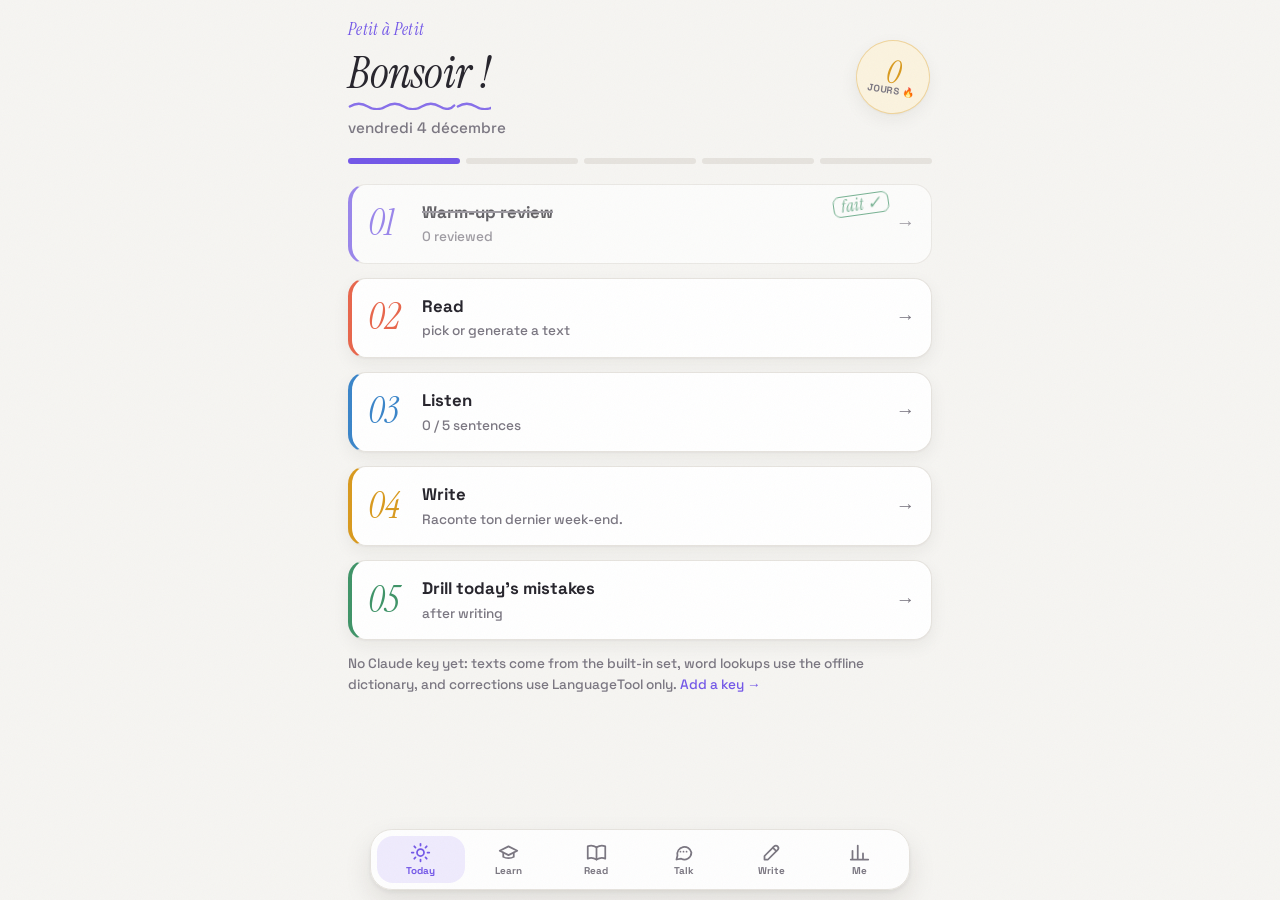
<file: web/index.html>
<!doctype html>
<html lang="fr">
<head>
  <meta charset="utf-8">
  <meta name="viewport" content="width=device-width, initial-scale=1, viewport-fit=cover">
  <title>Petit à Petit</title>
  <meta name="description" content="Petit à Petit: a daily French coach">
  <link rel="manifest" href="manifest.webmanifest">
  <link rel="icon" href="icons/icon.svg" type="image/svg+xml">
  <link rel="apple-touch-icon" href="icons/icon-180.png">
  <meta name="theme-color" content="#f6f5f2">
  <script>
    // Apply the saved theme before first paint (light by default).
    try { document.documentElement.dataset.theme = localStorage.getItem("theme") || "light"; } catch { document.documentElement.dataset.theme = "light"; }
  </script>
  <meta name="apple-mobile-web-app-capable" content="yes">
  <meta name="apple-mobile-web-app-title" content="Petit à Petit">
  <link rel="preload" href="fonts/instrument-serif-latin-400-italic.woff2" as="font" type="font/woff2" crossorigin>
  <link rel="stylesheet" href="app.css">
  <script src="vendor/sql-wasm.js"></script>
  <script src="vendor/ts-fsrs.js"></script>
</head>
<body>
  <main id="view"><p class="muted center">Chargement…</p></main>
  <nav class="tabbar">
    <a href="#/" data-tab="today"><svg viewBox="0 0 24 24" fill="none" stroke="currentColor" stroke-width="2" stroke-linecap="round" stroke-linejoin="round"><circle cx="12" cy="12" r="4"/><path d="M12 2v2M12 20v2M4.9 4.9l1.4 1.4M17.7 17.7l1.4 1.4M2 12h2M20 12h2M4.9 19.1l1.4-1.4M17.7 6.3l1.4-1.4"/></svg>Today</a>
    <a href="#/learn" data-tab="learn"><svg viewBox="0 0 24 24" fill="none" stroke="currentColor" stroke-width="2" stroke-linecap="round" stroke-linejoin="round"><path d="M22 10 12 5 2 10l10 5 10-5z"/><path d="M6 12v5c3 2 9 2 12 0v-5"/></svg>Learn</a>
    <a href="#/read" data-tab="read"><svg viewBox="0 0 24 24" fill="none" stroke="currentColor" stroke-width="2" stroke-linecap="round" stroke-linejoin="round"><path d="M2 5c3-1.5 6-1.5 10 1 4-2.5 7-2.5 10-1v14c-3-1.5-6-1.5-10 1-4-2.5-7-2.5-10-1z"/><path d="M12 6v14"/></svg>Read</a>
    <a href="#/talk" data-tab="talk"><svg viewBox="0 0 24 24" fill="none" stroke="currentColor" stroke-width="2" stroke-linecap="round" stroke-linejoin="round"><path d="M21 12a8 8 0 0 1-11.6 7.1L4 20l1.1-4.6A8 8 0 1 1 21 12z"/><path d="M8.5 11h.01M12 11h.01M15.5 11h.01"/></svg>Talk</a>
    <a href="#/write" data-tab="write"><svg viewBox="0 0 24 24" fill="none" stroke="currentColor" stroke-width="2" stroke-linecap="round" stroke-linejoin="round"><path d="M4 20h4L19 9a2.8 2.8 0 0 0-4-4L4 16z"/><path d="M13.5 6.5l4 4"/></svg>Write</a>
    <a href="#/me" data-tab="me"><svg viewBox="0 0 24 24" fill="none" stroke="currentColor" stroke-width="2" stroke-linecap="round" stroke-linejoin="round"><path d="M4 20V10M10 20V4M16 20v-7M22 20H2"/></svg>Me</a>
  </nav>
  <script type="module" src="js/app.js"></script>
</body>
</html>
</file>
<file: web/app.css>
/* ── Français — soft editorial look ───────────────────────────────── */

@font-face { font-family: "Instrument Serif"; src: url(fonts/instrument-serif-latin-400-normal.woff2) format("woff2"); font-display: swap; }
@font-face { font-family: "Instrument Serif"; font-style: italic; src: url(fonts/instrument-serif-latin-400-italic.woff2) format("woff2"); font-display: swap; }
@font-face { font-family: "Space Grotesk"; font-weight: 500; src: url(fonts/space-grotesk-latin-500-normal.woff2) format("woff2"); font-display: swap; }
@font-face { font-family: "Space Grotesk"; font-weight: 700; src: url(fonts/space-grotesk-latin-700-normal.woff2) format("woff2"); font-display: swap; }

/* Light (default) */
:root {
  --paper: #f6f5f2;
  --card: #ffffff;
  --text: #26242c;
  --muted: #7a7681;
  --line: #e6e3de;
  --line-strong: #d6d2cb;
  --purple: #7357e8;
  --purple-soft: #efebfd;
  --coral: #e8664c;
  --coral-soft: #fcece7;
  --mustard: #d99a1e;
  --mustard-soft: #fbf3df;
  --sage: #3f9468;
  --sage-soft: #e7f3ec;
  --sky: #3a85c9;
  --sky-soft: #e6f0f9;
  --mark: #fff0a8;
  --on-accent: #ffffff;
  --shadow: 0 1px 2px rgba(40, 30, 20, 0.04), 0 6px 18px rgba(40, 30, 20, 0.06);
  --shadow-lift: 0 2px 4px rgba(40, 30, 20, 0.06), 0 12px 28px rgba(40, 30, 20, 0.1);
  --radius: 18px;
  --grain: 0.035;
  --display: "Instrument Serif", "Iowan Old Style", Georgia, serif;
  --ui: "Space Grotesk", -apple-system, BlinkMacSystemFont, "Segoe UI", sans-serif;
  --read: "Iowan Old Style", "Palatino Linotype", Palatino, Georgia, serif;
  color-scheme: light;
}
/* Dark: chosen in Settings, or "Auto" following the phone */
:root[data-theme="dark"] {
  --paper: #18171c;
  --card: #222128;
  --text: #ece9f1;
  --muted: #a19daa;
  --line: #312f38;
  --line-strong: #403d48;
  --purple: #a08cff;
  --purple-soft: #2b2742;
  --coral: #ff8f78;
  --coral-soft: #3a2626;
  --mustard: #f0bd55;
  --mustard-soft: #35301f;
  --sage: #6fc596;
  --sage-soft: #1f3329;
  --sky: #7db8ee;
  --sky-soft: #1e2b3a;
  --mark: #5c4f1a;
  --on-accent: #17161b;
  --shadow: 0 1px 2px rgba(0, 0, 0, 0.3), 0 6px 18px rgba(0, 0, 0, 0.25);
  --shadow-lift: 0 2px 4px rgba(0, 0, 0, 0.35), 0 12px 28px rgba(0, 0, 0, 0.35);
  --grain: 0.05;
  color-scheme: dark;
}
@media (prefers-color-scheme: dark) {
  :root[data-theme="auto"] {
    --paper: #18171c;
    --card: #222128;
    --text: #ece9f1;
    --muted: #a19daa;
    --line: #312f38;
    --line-strong: #403d48;
    --purple: #a08cff;
    --purple-soft: #2b2742;
    --coral: #ff8f78;
    --coral-soft: #3a2626;
    --mustard: #f0bd55;
    --mustard-soft: #35301f;
    --sage: #6fc596;
    --sage-soft: #1f3329;
    --sky: #7db8ee;
    --sky-soft: #1e2b3a;
    --mark: #5c4f1a;
    --on-accent: #17161b;
    --shadow: 0 1px 2px rgba(0, 0, 0, 0.3), 0 6px 18px rgba(0, 0, 0, 0.25);
    --shadow-lift: 0 2px 4px rgba(0, 0, 0, 0.35), 0 12px 28px rgba(0, 0, 0, 0.35);
    --grain: 0.05;
    color-scheme: dark;
  }
}

* { box-sizing: border-box; -webkit-tap-highlight-color: transparent; }
[hidden] { display: none !important; }
html { -webkit-text-size-adjust: 100%; }
body {
  margin: 0;
  background: var(--paper);
  color: var(--text);
  font: 500 16.5px/1.5 var(--ui);
}
body::before { /* faint paper grain */
  content: "";
  position: fixed; inset: 0; pointer-events: none; z-index: 100;
  opacity: var(--grain);
  background-image: url("data:image/svg+xml,%3Csvg xmlns='http://www.w3.org/2000/svg' width='160' height='160'%3E%3Cfilter id='n'%3E%3CfeTurbulence type='fractalNoise' baseFrequency='.85' numOctaves='3' stitchTiles='stitch'/%3E%3C/filter%3E%3Crect width='100%25' height='100%25' filter='url(%23n)'/%3E%3C/svg%3E");
}
main {
  max-width: 620px;
  margin: 0 auto;
  padding: calc(18px + env(safe-area-inset-top)) 18px calc(110px + env(safe-area-inset-bottom));
  animation: enter 0.28s ease-out;
}
@keyframes enter { from { opacity: 0; transform: translateY(6px); } }

h1 {
  font: italic 400 2.8rem/1 var(--display);
  letter-spacing: -0.01em;
  margin: 0.25em 0 0.55em;
  display: inline-block;
}
h1::after { /* hand-drawn squiggle */
  content: "";
  display: block;
  height: 9px;
  margin-top: 5px;
  width: min(100%, 170px);
  opacity: 0.85;
  background: url("data:image/svg+xml,%3Csvg xmlns='http://www.w3.org/2000/svg' viewBox='0 0 120 10'%3E%3Cpath d='M2 6 Q 12 0 22 6 T 42 6 T 62 6 T 82 6 T 102 6 T 118 5' fill='none' stroke='%237357e8' stroke-width='2.6' stroke-linecap='round'/%3E%3C/svg%3E") left/auto 100% repeat-x;
}
h2 { font: italic 400 1.55rem/1.1 var(--display); margin: 1.4em 0 0.5em; }
a { color: var(--purple); text-decoration: none; }
small { display: block; font-size: 0.8rem; }
mark { background: var(--mark); color: inherit; border-radius: 4px; padding: 0 3px; }
s { text-decoration-color: var(--coral); text-decoration-thickness: 2px; }

/* ── cards & layout ── */
.card {
  display: block;
  background: var(--card);
  border: 1px solid var(--line);
  border-radius: var(--radius);
  box-shadow: var(--shadow);
  padding: 15px 16px;
  margin-bottom: 14px;
  color: inherit;
}
a.card { transition: transform 0.12s, box-shadow 0.12s; }
a.card:active { transform: scale(0.985); box-shadow: none; }
.row { display: flex; align-items: center; }
.between { justify-content: space-between; }
.gap { gap: 10px; }
.grow { flex: 1; min-width: 0; }
.stack > * + * { margin-top: 10px; }
.center { text-align: center; }
.muted { color: var(--muted); }
.small { font-size: 0.85rem; }
.error { color: var(--coral); }
.good { color: var(--sage); }
.accent { color: var(--purple); }
.ellipsis { white-space: nowrap; overflow: hidden; text-overflow: ellipsis; }
.block { display: block; }
small.inline { display: inline; }
.list { list-style: none; padding: 0; margin: 0; }
.note { background: var(--purple-soft); border-radius: 12px; padding: 10px 13px; font-size: 0.92rem; }
.card.note { box-shadow: none; border: 0; }
.pill {
  display: inline-block;
  font-size: 0.72rem; font-weight: 700; letter-spacing: 0.04em; text-transform: uppercase;
  padding: 4px 10px; border-radius: 999px;
  background: var(--purple-soft); color: var(--purple);
  white-space: nowrap;
}
.pill.ok { background: var(--sage-soft); color: var(--sage); }
.warn { background: var(--mustard-soft); border-color: transparent; }

/* ── forms & buttons ── */
input, textarea, select {
  width: 100%;
  font: 500 16px/1.4 var(--ui); /* 16px avoids iOS zoom */
  color: var(--text);
  background: var(--card);
  border: 1px solid var(--line-strong);
  border-radius: 14px;
  padding: 12px 13px;
  margin-bottom: 10px;
  outline: none;
  transition: border-color 0.15s, box-shadow 0.15s;
}
input:focus, textarea:focus, select:focus { border-color: var(--purple); box-shadow: 0 0 0 3px var(--purple-soft); }
textarea { resize: vertical; font-family: var(--read); font-size: 1.08rem; line-height: 1.6; }
label { display: block; }
label input, label select, label textarea { margin-top: 4px; }
button, .button {
  display: inline-block;
  font: 700 1rem/1.2 var(--ui);
  border: 0;
  border-radius: 14px;
  padding: 13px 18px;
  background: var(--purple);
  color: var(--on-accent);
  box-shadow: 0 2px 8px color-mix(in srgb, var(--purple) 30%, transparent);
  cursor: pointer;
  text-align: center;
  transition: transform 0.1s, box-shadow 0.1s, opacity 0.1s;
}
button:active, .button:active { transform: scale(0.97); }
button:disabled { opacity: 0.45; transform: none; }
button.secondary, .button.secondary {
  background: var(--card); color: var(--text);
  border: 1px solid var(--line-strong); box-shadow: none;
}
button.link {
  background: none; border: 0; box-shadow: none; color: var(--muted);
  font-weight: 500; padding: 8px; text-decoration: underline; text-underline-offset: 3px;
}
button.danger { color: var(--coral); }
label.button { margin: 0; }
.wide { display: block; width: 100%; margin-bottom: 14px; }
.small-btn { padding: 8px 13px; font-size: 0.85rem; }
summary { cursor: pointer; font-weight: 700; list-style: none; }
summary::-webkit-details-marker { display: none; }
summary::before { content: "+ "; color: var(--purple); }
details[open] summary::before { content: "– "; }
details[open] summary { margin-bottom: 12px; }

/* ── Today ── */
.hero { position: relative; margin-bottom: 18px; }
.hero h1 { margin-bottom: 0.15em; }
.wordmark { margin: 0; font: italic 400 1.05rem var(--display); color: var(--purple); letter-spacing: 0.02em; }
.hero .date { color: var(--muted); font-size: 0.95rem; margin: 0; }
.sticker {
  position: absolute; top: 22px; right: 2px;
  width: 74px; height: 74px; border-radius: 50%;
  display: grid; place-items: center; text-align: center;
  background: var(--mustard-soft); color: var(--text);
  border: 1px solid color-mix(in srgb, var(--mustard) 35%, transparent);
  box-shadow: var(--shadow);
  transform: rotate(8deg);
  line-height: 1;
}
.sticker b { display: block; font: italic 400 2rem/0.9 var(--display); color: var(--mustard); }
.sticker small { font-size: 0.6rem; font-weight: 700; letter-spacing: 0.06em; text-transform: uppercase; color: var(--muted); }
.progress { display: flex; gap: 6px; margin: 14px 0 20px; }
.progress span { flex: 1; height: 6px; border-radius: 99px; background: var(--line); }
.progress span.on { background: var(--purple); }

.steps { list-style: none; padding: 0; margin: 0; }
.step { display: flex; align-items: center; gap: 14px; position: relative; overflow: hidden; border-left: 4px solid var(--c, var(--line)); }
.step .num { font: italic 400 2.3rem/1 var(--display); width: 40px; flex: none; color: var(--c); }
.step strong { font-size: 1.05rem; }
.step small { color: var(--muted); font-size: 0.85rem; margin-top: 2px; }
.chev { color: var(--muted); font-size: 1.2rem; }
.c-purple { --c: var(--purple); }
.c-coral { --c: var(--coral); }
.c-sky { --c: var(--sky); }
.c-mustard { --c: var(--mustard); }
.c-sage { --c: var(--sage); }
.steps .done .step { opacity: 0.7; box-shadow: none; }
.steps .done strong { text-decoration: line-through 1.5px; text-decoration-color: var(--muted); }
.stamp {
  position: absolute; right: 42px; top: 9px;
  transform: rotate(-8deg);
  border: 1.5px solid var(--sage); color: var(--sage);
  border-radius: 7px; padding: 0 7px;
  font: italic 400 1.05rem/1.15 var(--display);
  background: var(--card);
}
.done-banner { text-align: center; font: italic 400 1.5rem/1.2 var(--display); background: var(--sage-soft); border-color: transparent; }

/* ── Review ── */
.flash { min-height: 250px; padding: 24px 20px; position: relative; cursor: pointer; margin-bottom: 22px; }
.flash::before { /* card stack */
  content: "";
  position: absolute; inset: 0;
  border-radius: var(--radius);
  background: var(--purple-soft);
  transform: rotate(-2deg) translate(-3px, 7px);
  z-index: -1;
}
.flash .kind { margin: 0 0 14px; }
.flash .kind::before { content: "◆ "; color: var(--purple); }
.kind { color: var(--muted); font-size: 0.72rem; font-weight: 700; text-transform: uppercase; letter-spacing: 0.08em; }
.flash .answer { display: none; border-top: 1px dashed var(--line-strong); margin-top: 16px; padding-top: 12px; animation: enter 0.25s ease-out; }
.flash.revealed .answer { display: block; }
.context { font-family: var(--read); font-size: 1.25rem; line-height: 1.55; }
.big { font: italic 400 2rem/1.15 var(--display); margin: 0.15em 0; }
.ratings { display: none; grid-template-columns: repeat(4, 1fr); gap: 8px; margin-bottom: 12px; }
.ratings.visible { display: grid; }
.ratings button { padding: 11px 2px; font-size: 0.95rem; box-shadow: none; }
.ratings small { font-weight: 500; opacity: 0.8; margin-top: 2px; }
.r1 { background: var(--coral-soft); color: var(--coral); }
.r2 { background: var(--mustard-soft); color: var(--mustard); }
.r3 { background: var(--sage-soft); color: var(--sage); }
.r4 { background: var(--purple-soft); color: var(--purple); }

/* ── Reading ── */
.reading { white-space: pre-wrap; font: 400 1.2rem/1.8 var(--read); margin-bottom: 20px; }
article.reading::first-letter { font: italic 400 3.4rem/0.8 var(--display); float: left; margin: 0.12em 0.1em 0 0; color: var(--purple); }
.w { cursor: pointer; border-radius: 3px; }
.w.saved { text-decoration: underline wavy var(--purple) 1.3px; text-underline-offset: 5px; }
.w.sel, .reading .sent.sel { background: var(--mark); }
.reading .sent { border-radius: 3px; }
.reading.sentence-mode .sent { cursor: pointer; }
.reading.sentence-mode .w { cursor: inherit; }
.reading.sentence-mode .saved-sent { text-decoration: underline 2px var(--purple); text-underline-offset: 5px; }
.segmented { display: inline-flex; padding: 3px; margin-bottom: 6px; border-radius: 999px; background: var(--line); }
.segmented button { background: none; color: var(--muted); box-shadow: none; padding: 6px 16px; border-radius: 999px; font-size: 0.88rem; }
.segmented button.on { background: var(--card); color: var(--text); box-shadow: 0 1px 3px rgba(0, 0, 0, 0.1); }
.rewrite { display: grid; grid-template-columns: repeat(4, 1fr); gap: 8px; margin-bottom: 16px; }
.rewrite button { padding: 9px 2px; font-size: 0.85rem; }
.notes { margin: 6px 0 12px; padding-left: 20px; font-size: 0.92rem; }
.notes li::marker { content: "✦  "; color: var(--purple); }

.sheet {
  position: fixed; left: 0; right: 0; bottom: 0; z-index: 30;
  max-height: 62vh; overflow-y: auto;
  background: var(--card);
  border-top: 1px solid var(--line);
  border-radius: 24px 24px 0 0;
  box-shadow: 0 -10px 40px rgba(0, 0, 0, 0.12);
  padding: 26px 20px calc(20px + env(safe-area-inset-bottom));
  animation: up 0.22s ease-out;
}
@keyframes up { from { transform: translateY(30px); opacity: 0; } }
.sheet::before { content: ""; position: absolute; top: 9px; left: 50%; width: 40px; height: 5px; margin-left: -20px; border-radius: 9px; background: var(--line-strong); }
.sheet > div { max-width: 620px; margin: 0 auto; }
.sheet .close { position: absolute; top: 10px; right: 10px; text-decoration: none; font-size: 1.1rem; }
.dict { list-style: none; padding: 0; margin: 0 0 8px; }
.dict li { display: flex; gap: 10px; align-items: flex-start; padding: 9px 0; border-top: 1px solid var(--line); font-size: 0.92rem; }

/* ── Write / feedback ── */
.prompt { border-left: 4px solid var(--coral); }
.prompt p { font: italic 400 1.4rem/1.25 var(--display); margin: 0 0 12px; }
.prompt .pill { float: right; margin: 0 0 6px 8px; background: var(--coral-soft); color: var(--coral); }
.err { color: inherit; background: var(--coral-soft); border-bottom: 2px solid var(--coral); padding: 0 2px; border-radius: 3px 3px 0 0; }
.err sup { font: 700 0.6em var(--ui); color: var(--coral); margin-left: 1px; }
.errors { list-style: none; padding: 0; }
.errors p { margin: 0.45em 0; }
.errors .pill { background: var(--coral-soft); color: var(--coral); }

/* ── Me / stats / data ── */
.tiles { display: grid; grid-template-columns: repeat(3, 1fr); gap: 10px; }
.tile { text-align: center; margin: 0; padding: 14px 4px; }
.tile strong { font: italic 400 2.5rem/1 var(--display); display: block; }
.tile:nth-child(1) strong { color: var(--mustard); }
.tile:nth-child(2) strong { color: var(--purple); }
.tile:nth-child(3) strong { color: var(--sage); }
.heat { display: grid; grid-template-columns: repeat(7, 1fr); gap: 6px; }
.heat span { aspect-ratio: 1; border-radius: 7px; background: var(--line); }
.heat span.on { background: var(--purple); }
.bar { display: grid; grid-template-columns: 110px 1fr 28px; align-items: center; gap: 8px; margin: 8px 0; font-size: 0.9rem; }
.track { border-radius: 99px; height: 9px; overflow: hidden; background: var(--line); }
.track span { display: block; height: 100%; background: var(--coral); border-radius: 99px; }
.bar .n { text-align: right; font-weight: 700; }
.tabs { display: flex; gap: 6px; margin: 18px 0 12px; overflow-x: auto; }
.tabs a { flex: 1; text-align: center; padding: 7px 12px; white-space: nowrap; border-radius: 999px; background: var(--card); border: 1px solid var(--line); color: var(--muted); font-size: 0.86rem; font-weight: 700; }
.tabs a.on { background: var(--purple); border-color: var(--purple); color: var(--on-accent); }
.data-row .edit { display: none; margin-top: 12px; }
.data-row.editing .edit { display: block; }
.data-row.suspended { opacity: 0.5; }
.choice { display: flex; gap: 6px; }
.choice button { flex: 1; }
.choice button:not(.on) { background: var(--card); color: var(--text); border: 1px solid var(--line-strong); box-shadow: none; }

/* ── Listen ── */
.player { display: flex; gap: 10px; align-items: center; margin: 4px 0 14px; }
.player .play { width: 54px; height: 54px; border-radius: 50%; padding: 0; font-size: 1.2rem; background: var(--sky); box-shadow: 0 4px 14px color-mix(in srgb, var(--sky) 40%, transparent); }
.player.big { justify-content: center; margin: 6px 0 18px; }
.player.big .play { width: 80px; height: 80px; font-size: 1.9rem; }
.player .slow { padding: 9px 14px; font-size: 0.9rem; background: var(--card); color: var(--text); border: 1px solid var(--line-strong); box-shadow: none; }
.listen-card { border-top: 4px solid var(--sky); }
.credit { font-size: 0.75rem; color: var(--muted); margin: 6px 2px; }
.credit a { color: inherit; text-decoration: underline; }
.dictation { border-top: 1px dashed var(--line-strong); margin-top: 14px; padding-top: 10px; animation: enter 0.25s ease-out; }
.score { font: italic 400 2.3rem/1 var(--display); margin: 4px 0 8px; }
.score.perfect, .score.good { color: var(--sage); }
.score.low { color: var(--coral); }
.d-ok { color: var(--sage); }
.d-accent { color: var(--mustard); text-decoration: underline dotted; }
.d-miss { color: var(--coral); text-decoration: underline 2px; text-underline-offset: 3px; }

/* ── tab bar ── */
.tabbar {
  position: fixed; z-index: 20;
  left: 12px; right: 12px; bottom: calc(10px + env(safe-area-inset-bottom));
  max-width: 540px; margin: 0 auto;
  display: flex; justify-content: space-around;
  background: color-mix(in srgb, var(--card) 88%, transparent);
  -webkit-backdrop-filter: blur(14px); backdrop-filter: blur(14px);
  border: 1px solid var(--line); border-radius: 22px;
  box-shadow: var(--shadow-lift);
  padding: 6px;
}
.tabbar a { flex: 1; display: grid; place-items: center; gap: 1px; padding: 6px 0 4px; border-radius: 16px; color: var(--muted); font-size: 0.62rem; font-weight: 700; }
.tabbar svg { width: 21px; height: 21px; }
.tabbar a.on { background: var(--purple-soft); color: var(--purple); }

.toast {
  position: fixed; left: 50%; bottom: calc(96px + env(safe-area-inset-bottom)); transform: translateX(-50%); z-index: 50;
  background: var(--text); color: var(--paper); padding: 10px 16px; border-radius: 14px; font-size: 0.9rem;
  max-width: calc(100% - 32px); box-shadow: var(--shadow-lift);
  animation: up 0.2s ease-out;
}

/* ── Learn ── */
.hub { display: flex; align-items: center; gap: 14px; border-left: 4px solid var(--c); }
.hub-icon { width: 42px; height: 42px; flex: none; border-radius: 12px; display: grid; place-items: center; font-size: 1.3rem; color: var(--c); background: color-mix(in srgb, var(--c) 12%, transparent); }
.hub small { color: var(--muted); font-size: 0.82rem; margin-top: 2px; }
.chips { display: flex; flex-wrap: wrap; gap: 6px; margin: 4px 0 12px; }
.chip { padding: 6px 12px; font-size: 0.82rem; border-radius: 999px; background: var(--card); color: var(--muted); border: 1px solid var(--line-strong); box-shadow: none; }
.chip.on { background: var(--purple-soft); color: var(--purple); border-color: transparent; }
.conj-card { border-top: 4px solid var(--sky); margin-top: 4px; }
.conj-card .big { margin-bottom: 0; }
.conj-line { display: flex; align-items: center; gap: 8px; margin: 16px 0 12px; font: 400 1.3rem var(--read); }
.conj-line .subj { white-space: nowrap; color: var(--muted); }
.conj-line input { margin: 0; font: 400 1.25rem var(--read); }
input.right { border-color: var(--sage); background: var(--sage-soft); }
input.almost { border-color: var(--mustard); background: var(--mustard-soft); }
input.wrong { border-color: var(--coral); background: var(--coral-soft); }
.conj-table .row { padding: 6px 0; border-bottom: 1px solid var(--line); font-family: var(--read); font-size: 1.1rem; }
.conj-table .row:last-child { border-bottom: 0; }
.say { background: none; box-shadow: none; padding: 2px 6px; font-size: 1rem; vertical-align: middle; border-radius: 8px; }
.say:active { background: var(--purple-soft); }
.word-card { transition: opacity 0.25s, transform 0.25s; }
.word-card.gone { opacity: 0; transform: translateX(30px); }
.word-card .big { margin: 0; }
.ex { font-family: var(--read); font-size: 1.05rem; background: var(--paper); border-radius: 10px; padding: 8px 10px; margin: 8px 0; }
.ex span { display: block; font: 500 0.82rem var(--ui); color: var(--muted); margin-top: 2px; }
.lesson { line-height: 1.6; }
.lesson h3 { font: italic 400 1.35rem var(--display); margin: 1.2em 0 0.3em; }
.lesson ul, .lesson ol { padding-left: 20px; }
.lesson li { margin: 4px 0; }
table.mini { width: 100%; border-collapse: collapse; font-size: 0.9rem; margin: 10px 0; background: var(--card); border-radius: 12px; overflow: hidden; box-shadow: var(--shadow); }
table.mini th, table.mini td { padding: 7px 9px; text-align: left; border-bottom: 1px solid var(--line); }
table.mini th { font-size: 0.78rem; color: var(--muted); text-transform: uppercase; letter-spacing: 0.04em; }
table.mini tr:last-child td { border-bottom: 0; }

.reader-bar { margin-bottom: 4px; }
.wrap { flex-wrap: wrap; }
.reading .sent.speaking { background: var(--sky-soft); box-shadow: 0 0 0 2px var(--sky-soft); }
.past { margin-top: 18px; }
.past summary { margin-bottom: 10px; color: var(--muted); }

/* ── Talk ── */
.scenarios { display: grid; grid-template-columns: repeat(2, 1fr); gap: 10px; margin-bottom: 16px; }
.scenario { display: flex; align-items: center; gap: 10px; text-align: left; background: var(--card); color: var(--text); border: 1px solid var(--line); box-shadow: var(--shadow); padding: 12px; font-size: 0.92rem; }
.scenario .emoji { font-size: 1.4rem; }
.chat-head h1 { font-size: 2rem; margin-bottom: 0.2em; }
.chat-head h1::after { display: none; }
.chat-head .back { font-size: 0.9rem; }
.chat-head .goal { margin: 0 0 6px; }
.autoplay { display: flex; align-items: center; gap: 6px; }
.autoplay input { width: auto; margin: 0; }
.chat { display: flex; flex-direction: column; gap: 10px; padding: 10px 0 190px; }
.bubble { max-width: 85%; padding: 10px 14px; border-radius: 18px; animation: enter 0.2s ease-out; }
.bubble p { margin: 0; }
.bubble.ai { align-self: flex-start; background: var(--card); border: 1px solid var(--line); border-bottom-left-radius: 6px; font-family: var(--read); font-size: 1.08rem; box-shadow: var(--shadow); }
.bubble.me { align-self: flex-end; background: var(--purple); color: var(--on-accent); border-bottom-right-radius: 6px; }
.bubble.me .tiny, .bubble.me summary { color: color-mix(in srgb, var(--on-accent) 80%, transparent); }
.bubble.me .fixes { margin-top: 6px; background: var(--card); color: var(--text); border-radius: 12px; padding: 6px 10px; }
.bubble.me .fixes summary { color: var(--coral); font-size: 0.82rem; margin: 0; }
.bubble.me .fixes summary::before { content: "✎ "; color: var(--coral); }
.bubble.me .fixes p { margin-top: 6px; }
.bubble-tools { display: flex; gap: 2px; margin: 4px -6px -4px; }
.bubble .en { margin-top: 4px; font-family: var(--ui); }
.tiny { font-size: 0.72rem; margin-top: 4px !important; }
.ok-mark { opacity: 0.85; }
.typing p { display: flex; gap: 4px; padding: 4px 0; }
.typing span { width: 7px; height: 7px; border-radius: 50%; background: var(--muted); animation: blink 1.2s infinite; }
.typing span:nth-child(2) { animation-delay: 0.2s; }
.typing span:nth-child(3) { animation-delay: 0.4s; }
@keyframes blink { 0%, 80%, 100% { opacity: 0.25; } 40% { opacity: 1; } }
.composer {
  position: fixed; left: 0; right: 0; z-index: 15;
  bottom: calc(84px + env(safe-area-inset-bottom));
  max-width: 620px; margin: 0 auto; padding: 10px 14px;
  background: color-mix(in srgb, var(--paper) 92%, transparent);
  -webkit-backdrop-filter: blur(12px); backdrop-filter: blur(12px);
}
.compose-row { margin-top: 8px; align-items: flex-end; }
.compose-row textarea { margin: 0; min-height: 46px; max-height: 140px; resize: none; font-family: var(--ui); font-size: 16px; }
.compose-row button { flex: none; width: 46px; height: 46px; padding: 0; border-radius: 50%; }
.mic.on { background: var(--coral); color: #fff; border-color: var(--coral); animation: pulse 1.2s infinite; }
@keyframes pulse { 50% { box-shadow: 0 0 0 8px color-mix(in srgb, var(--coral) 25%, transparent); } }
.summary .fix-line { border-top: 1px solid var(--line); padding-top: 8px; }
.summary .fix-line p { margin: 2px 0; }

/* ── Feuilleton ── */
.feuilleton { border-left: 4px solid var(--purple); }
.feuilleton .big { margin: 2px 0; }
.feuilleton details summary { color: var(--muted); font-weight: 500; margin-top: 4px; }
.recap { background: var(--purple-soft); border: 0; box-shadow: none; }
.recap summary { font: italic 400 1.2rem var(--display); }
.recap p { margin: 6px 0; font-family: var(--read); font-size: 1rem; }

/* ── typed answers in review ── */
.answer-box { margin-bottom: 14px; }
.answer-box input { font: 400 1.15rem var(--read); }
.verdict { border-top: 1px dashed var(--line-strong); margin-top: 14px; padding-top: 10px; }
.verdict .score { font-size: 1.8rem; margin: 0 0 4px; }
.verdict.ok .score { color: var(--sage); }
.verdict.accent .score { color: var(--mustard); }
.verdict.wrong .score { color: var(--coral); }
.verdict p { margin: 4px 0; }
.ratings button.suggest { outline: 3px solid currentColor; outline-offset: 2px; }

.just-talk { border-left: 4px solid var(--purple); }
.just-talk .compose-row { margin-top: 10px; }
.verdict.almost .score { color: var(--mustard); }
.dict.pick li { cursor: pointer; }
.dict.pick li:active { background: var(--purple-soft); }

/* ── Ask Claude sheet ── */
.ask-backdrop { position: fixed; inset: 0; z-index: 50; background: rgba(0, 0, 0, 0.35); display: flex; align-items: flex-end; animation: enter 0.15s ease-out; }
.ask {
  display: flex; flex-direction: column; width: 100%; max-width: 620px; margin: 0 auto;
  height: min(82dvh, 700px);
  background: var(--paper); border-radius: 24px 24px 0 0; box-shadow: 0 -10px 40px rgba(0, 0, 0, 0.2);
  padding: 16px 16px calc(14px + env(safe-area-inset-bottom)); animation: up 0.22s ease-out;
}
.ask .ask-ctx { margin: 2px 0 8px; padding-bottom: 8px; border-bottom: 1px solid var(--line); overflow: hidden; text-overflow: ellipsis; white-space: nowrap; }
.ask .chat { flex: 1; overflow-y: auto; padding: 4px 0 10px; }
.ask .bubble { max-width: 92%; }
.ask .bubble.ai { font-family: var(--ui); font-size: 0.97rem; line-height: 1.45; }
.ask .bubble.ai p + p { margin-top: 0.6em; }
.ask .chips { display: flex; flex-wrap: wrap; gap: 8px; margin-bottom: 10px; }
.ask .chip { background: var(--purple-soft); color: var(--purple); box-shadow: none; padding: 8px 14px; border-radius: 999px; font-size: 0.88rem; }
.ask .compose-row { margin-top: 0; }
.typing-dots { display: flex; gap: 4px; padding: 4px 0; }
.typing-dots span { width: 7px; height: 7px; border-radius: 50%; background: var(--muted); animation: blink 1.2s infinite; }
.typing-dots span:nth-child(2) { animation-delay: 0.2s; }
.typing-dots span:nth-child(3) { animation-delay: 0.4s; }

/* ── Screen time ── */
#screentime .reached { color: var(--sage); }
.track.goal { height: 12px; }
.track.goal span { background: var(--purple); }
.track.goal.reached span, .week .fill.reached { background: var(--sage); }
.week { display: grid; grid-template-columns: repeat(7, 1fr); gap: 8px; }
.week .day { display: flex; flex-direction: column; align-items: center; gap: 4px; }
.week .col { position: relative; width: 100%; height: 64px; display: flex; align-items: flex-end; border-radius: 8px; background: var(--line); overflow: hidden; }
.week .fill { display: block; width: 100%; background: var(--purple); border-radius: 8px 8px 0 0; }
.week .goal-line { position: absolute; left: 0; right: 0; height: 0; border-top: 2px dashed var(--ink, var(--text)); opacity: 0.45; }
.week small { font-size: 0.7rem; color: var(--muted); }
.week .val { min-height: 1em; font-weight: 700; }
.week .today small { color: var(--text); font-weight: 700; }
.ask .saved-chip { align-self: flex-start; background: var(--sage-soft, var(--purple-soft)); color: var(--sage, var(--purple)); border-radius: 999px; padding: 6px 12px; font-size: 0.82rem; font-weight: 700; animation: enter 0.2s ease-out; }
</file>
